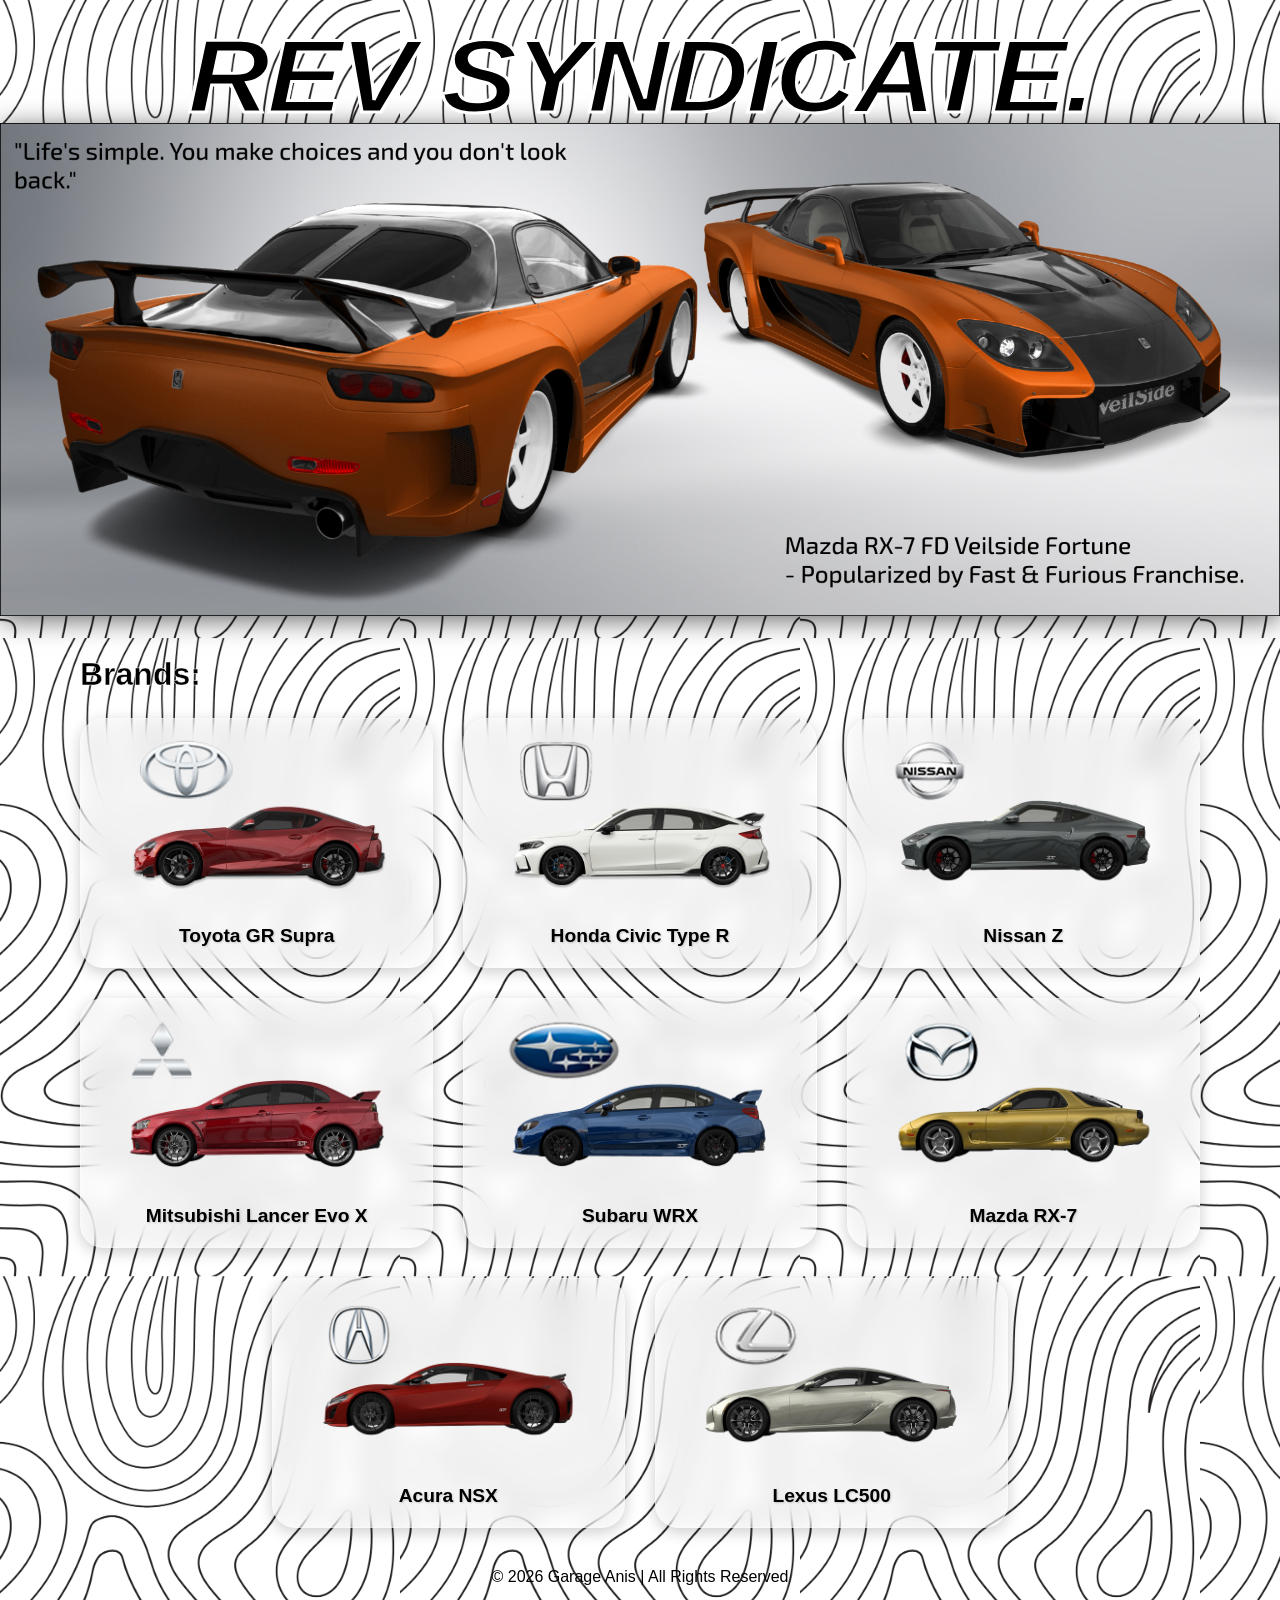
<file: index.html>
<!DOCTYPE html>
<html lang="en">
<head>
    <meta charset="UTF-8">
    <meta name="viewport" content="width=device-width, initial-scale=1.0">
    <title>Rev Syndicate</title>
    <link rel="stylesheet" href="css/style.css">
</head>
<body style="background-image: url('img/topographic.png'); background-repeat: repeat; background-color: #ffffff; background-size: 400px; margin: 0;">

    <div id="Header">
        <header class="header">
            <h1 class="logo-text">Rev Syndicate.</h1>
        </header> 
    </div>

    <section class="hero-section">
        <img src="img/Veilsid.png" alt="Mazda RX-7 FD Veilside Fortune Showcase" class="hero-banner-img">
    </section>

    <main class="main-content">
        <h2 class="section-title">Brands:</h2>

        <div class="brands-grid">
            
            <a href="toyota.html" class="brand-card">
                <img src="img/ToyotaButton.png" alt="Toyota GR Supra" class="car-image">
                <span class="car-name">Toyota GR Supra</span>
            </a>

            <a href="honda.html" class="brand-card">
                <img src="img/HondButton.png" alt="Honda Civic Type R" class="car-image">
                <span class="car-name">Honda Civic Type R</span>
            </a>

            <a href="nissan.html" class="brand-card">
                <img src="img/NissaButton.png" alt="Nissan Z" class="car-image">
                <span class="car-name">Nissan Z</span>
            </a>

            <a href="mitsubishi.html" class="brand-card">
                <img src="img/MitsubishButton.png" alt="Mitsubishi Lancer Evo X" class="car-image">
                <span class="car-name">Mitsubishi Lancer Evo X</span>
            </a>

            <a href="subaru.html" class="brand-card">
                <img src="img/SubarButton.png" alt="Subaru WRX" class="car-image">
                <span class="car-name">Subaru WRX</span>
            </a>

            <a href="mazda.html" class="brand-card">
                <img src="img/MazdButton.png" alt="Mazda RX-7" class="car-image">
                <span class="car-name">Mazda RX-7</span>
            </a>

            <a href="acura.html" class="brand-card card-row-3">
                <img src="img/AcurButton.png" alt="Acura NSX" class="car-image">
                <span class="car-name">Acura NSX</span>
            </a>

            <a href="lexus.html" class="brand-card card-row-3">
                <img src="img/LexuButton.png" alt="Lexus LC500" class="car-image">
                <span class="car-name">Lexus LC500</span>
            </a>

        </div>
    </main>

<footer class="footer">
        <!-- Added style="color: #ffffff;" directly to the paragraph tag -->
        <p style="color: #000000; margin: 0; text-align: center;">&copy; 2026 Garage Anis | All Rights Reserved</p>
    </footer>
    
</body>
</html>
</file>
<file: css/style.css>
/* Base Reset and Typography */
* {
    box-sizing: border-box;
    margin: 0;
    padding: 0;
    font-family: 'Segoe UI', Tahoma, Geneva, Verdana, sans-serif;
}

body {
    background-color: #ffffff; /* Deep fallback black matching the asset */
    
    /* Set up the topographic pattern background */
    background-image: url('img/topographic1.jpg'); 
    background-repeat: repeat; /* Allows the pattern to tile seamlessly */
    background-size: 400px; /* Adjust this value to make the pattern larger or smaller */
    background-position: top left;
    
    color: #fff;
    display: flex;
    flex-direction: column;
    align-items: center;
    padding: 20px 0;
}

/* Header / Logo Style */
#Header {
    width: 100%;
    max-width: 1920px; 
    margin: 15px auto 5px auto; /* Reduced margins to shift the text closer to the top edge */
    padding: 0 20px;
    box-sizing: border-box;
    display: flex;
    justify-content: center;
}

.header {
    width: 100%;
    text-align: center;
}

.logo-text {
    font-size: 6.5rem; 
    font-weight: 900;
    text-transform: uppercase;
    font-style: italic;
    letter-spacing: -3px; 
    
    color: #000000; 
    width: 100%;
    display: inline-block;
    line-height: 0.8; /* Pulls the typography upward inside its container box */
    
    /* Force horizontal stretch for that geometric styling */
    transform: scaleX(1.1);
    transform-origin: center;

    /* Flawless crisp white outline to isolate it from the topography lines */
    -webkit-text-stroke: 3px #ffffff; /* Universal browser support for text outlining */
    text-shadow: 
        -1px -1px 0 #fff,  
         1px -1px 0 #fff,
        -1px  1px 0 #fff,
         1px  1px 0 #fff; /* Fallback rendering protection */
}

/* Responsive clean scaling for smaller screens */
@media (max-width: 1200px) {
    .logo-text {
        font-size: 4.5rem;
        -webkit-text-stroke: 2px #ffffff;
    }
}
@media (max-width: 768px) {
    .logo-text {
        font-size: 3rem;
        letter-spacing: -1px;
        -webkit-text-stroke: 1.5px #ffffff;
    }
}

/* Hero Section - Flawless Full Screen Fit */
.hero-section {
    width: 100%;
    max-width: 1920px; /* Locks upper scale limits to your asset's native width */
    margin: 0 auto 40px auto; /* Centers the banner on ultra-wide screens */
    box-shadow: 0 4px 25px rgba(0,0,0,0.6);
    overflow: hidden; 
    display: flex;
    box-sizing: border-box;
}

.hero-banner-img {
    width: 100%;
    height: auto; /* Crucial: Let the browser calculate the height automatically */
    display: block;
    object-fit: contain; /* Prevents any zoom, slicing, or crop behaviors */
}
/* Brands Section Heading Alignment */
.main-content {
    width: 100%;
    max-width: 1200px; /* Expands layout width slightly for perfect spacing at 1920x1080 */
    margin: 0 auto;
    padding: 0 40px;
    box-sizing: border-box;

.section-title {
    font-size: 2rem;
    font-weight: 700;
    color: #000000;
    margin-bottom: 25px;
    -webkit-text-stroke: 0.5px #ffffff;
}

/* 3-Column Grid Configuration */
.brands-grid {
    display: flex;
    flex-wrap: wrap;
    gap: 30px;
    justify-content: center; /* This flawlessly centers the remaining elements in the last row */
    width: 100%;
    padding-bottom: 40px;
}

/* Brand Card Style (The Hovering Buttons) */
.brand-card {
    /* Lower opacity (0.25) lets the pattern bleed through; blur gives it the frosty look */
    background: rgba(255, 255, 255, 0.25); 
    backdrop-filter: blur(12px);
    -webkit-backdrop-filter: blur(12px); /* Safari support */
    
    /* Subtle light border to define the edge of the glass */
    border: 1px solid rgba(255, 255, 255, 0.3);
    border-radius: 24px;
    padding: 20px;
    
    /* Precise 3-column sizing */
    width: calc(33.333% - 20px); 
    height: 250px; 
    box-sizing: border-box; 
    
    display: flex;
    flex-direction: column;
    align-items: center;
    justify-content: space-between;
    text-decoration: none;
    box-shadow: 0 4px 15px rgba(0, 0, 0, 0.2);
    
    transition: transform 0.3s cubic-bezier(0.25, 0.8, 0.25, 1), 
                box-shadow 0.3s cubic-bezier(0.25, 0.8, 0.25, 1),
                background-color 0.3s ease;
}

/* HOVER EFFECT (Becomes slightly less transparent when hovered) */
.brand-card:hover {
    transform: translateY(-8px) scale(1.02);
    box-shadow: 0 15px 30px rgba(0, 0, 0, 0.35);
    background: rgba(255, 255, 255, 0.35);
    border-color: rgba(255, 255, 255, 0.45);
}
/* Image Constraints */
.car-image {
    width: 100%;
    height: 150px; 
    object-fit: contain; 
    margin-bottom: 10px;
}

/* Text Wrap Prevention */
.car-name {
    font-size: 1.15rem;
    font-weight: 600;
    text-align: center;
    width: 100%;
    color: #000000;
    white-space: nowrap; 
}


/* Clean Responsive Fallbacks */
@media (max-width: 900px) {
    .brand-card {
        width: calc(50% - 15px); /* Drops beautifully into pairs on smaller screens */
    }
}

@media (max-width: 550px) {
    .brand-card {
        width: 100%; /* Stacks single column for mobile */
    }
}

/* Card Internal Elements */
.brand-logo {
    align-self: flex-start;
    max-height: 40px;
    max-width: 60px;
    object-fit: contain;
    opacity: 0.8;
}

.car-image {
    max-width: 100%;
    max-height: 160px; /* Increased height slightly since it now contains both logo and car */
    object-fit: contain;
    margin-bottom: auto; /* Pushes text evenly down to the bottom */
}

.car-name {
    font-size: 1.2rem;
    font-weight: 600;
    text-align: center;
    width: 100%;
    text-shadow: 1px 1px 2px rgba(156, 156, 156, 0.5);
}

/.footer p {
    color: #000000 !important;
}



/* Responsive Tweak for Smaller Screens */
@media (max-width: 768px) {
    .brands-grid {
        grid-template-columns: repeat(2, 1fr);
    }
    .brands-grid .brand-card:nth-last-child(2),
    .brands-grid .brand-card:nth-last-child(1) {
        grid-column: auto;
        margin-left: 0;
    }
    .hero-img {
        max-width: 90%;
    }
}
@media (max-width: 480px) {
    .brands-grid {
        grid-template-columns: 1fr;
    }
}}
</file>
